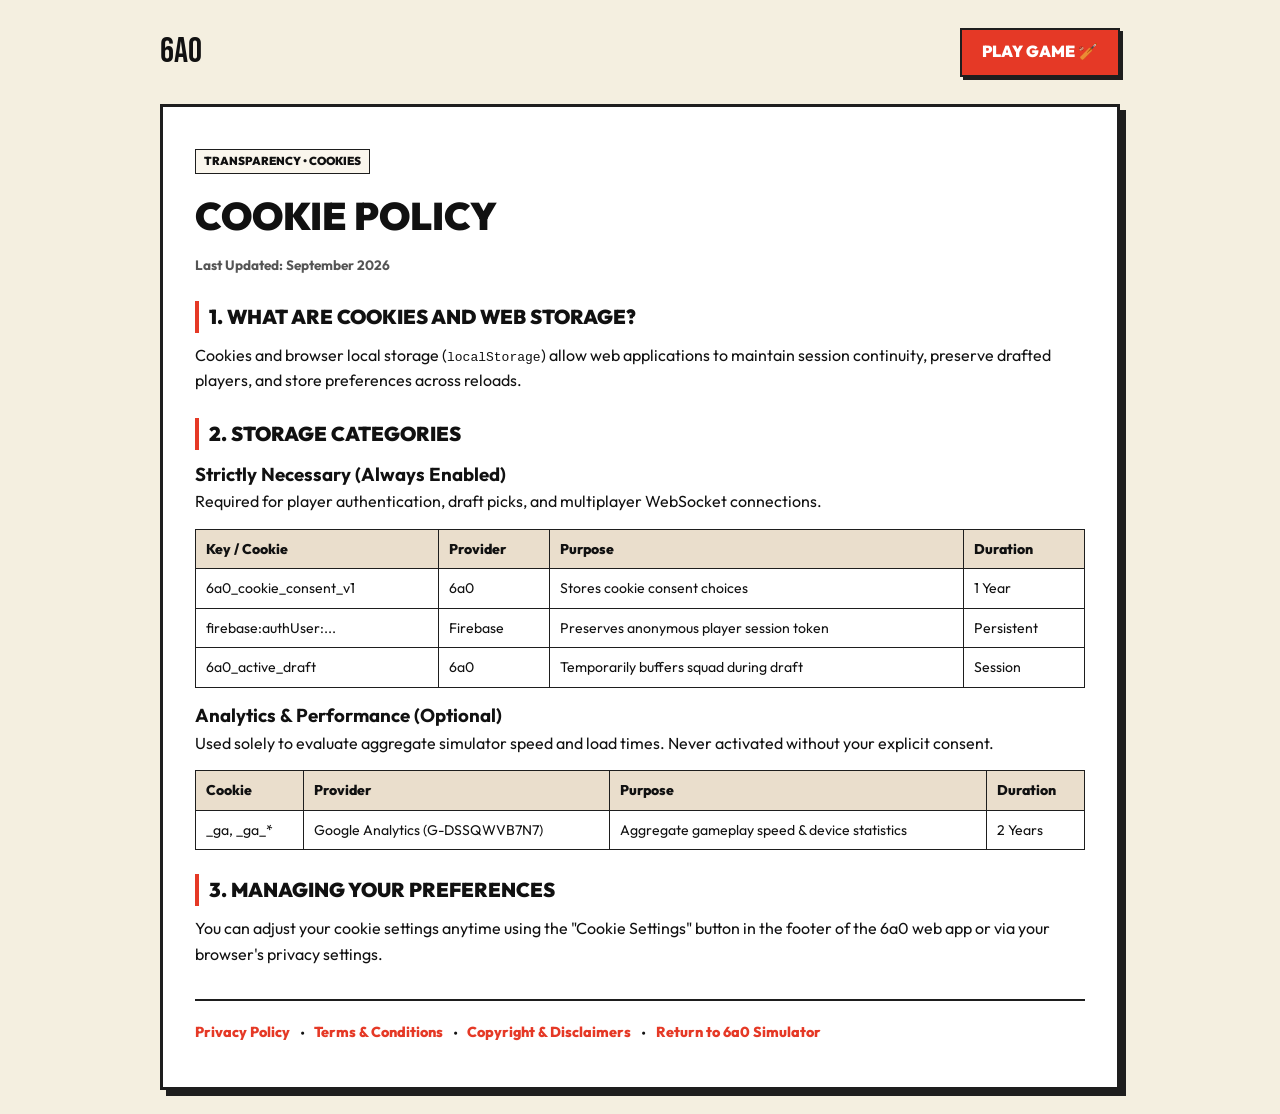
<file: public/cookie-policy.html>
<!DOCTYPE html>
<html lang="en">
<head>
  <meta charset="UTF-8">
  <meta name="viewport" content="width=device-width, initial-scale=1.0">
  <title>Cookie Policy — 6a0 Cricket Simulator</title>
  <meta name="description" content="Cookie and local storage policy for 6a0 Cricket Simulator. Learn about essential vs analytics storage.">
  <link rel="canonical" href="https://6a0.vercel.app/cookie-policy.html">
  <link rel="icon" type="image/svg+xml" href="/favicon.svg">
  <link rel="preconnect" href="https://fonts.googleapis.com">
  <link rel="preconnect" href="https://fonts.gstatic.com" crossorigin>
  <link href="https://fonts.googleapis.com/css2?family=Bebas+Neue&family=Outfit:wght@400;600;700;900&family=JetBrains+Mono:wght@500;700&display=swap" rel="stylesheet">
  <style>
    :root {
      --bg-cream: #F4EFE0;
      --bg-card: #FFFFFF;
      --border-dark: #1E1E1E;
      --primary-coral: #E53926;
      --text-gold: #6C4E05;
      --chalk-black: #111111;
      --font-sans: 'Outfit', sans-serif;
      --font-mono: 'JetBrains Mono', monospace;
    }
    * { box-sizing: border-box; margin: 0; padding: 0; border-radius: 0 !important; }
    body { background: var(--bg-cream); color: var(--chalk-black); font-family: var(--font-sans); line-height: 1.6; padding: 1.5rem; }
    header.site-header { max-width: 960px; margin: 0 auto 1.5rem auto; display: flex; justify-content: space-between; align-items: center; }
    .logo { font-family: 'Bebas Neue', cursive; font-size: 2.2rem; color: #111; text-decoration: none; }
    .logo span { color: var(--primary-coral); }
    .card { max-width: 960px; margin: 0 auto; background: var(--bg-card); border: 3px solid var(--border-dark); box-shadow: 6px 6px 0px var(--border-dark); padding: 2.5rem 2rem; }
    h1 { font-size: 2.4rem; font-weight: 900; text-transform: uppercase; margin-bottom: 0.5rem; }
    h2 { font-size: 1.25rem; font-weight: 900; text-transform: uppercase; margin-top: 1.5rem; margin-bottom: 0.6rem; border-left: 4px solid var(--primary-coral); padding-left: 0.6rem; }
    p, ul, table { margin-bottom: 0.85rem; }
    table { width: 100%; border-collapse: collapse; margin-top: 0.75rem; font-size: 0.88rem; }
    th, td { border: 1.5px solid #1E1E1E; padding: 8px 10px; text-align: left; }
    th { background: #EADECC; font-weight: 800; }
    .badge { display: inline-block; font-size: 0.72rem; font-weight: 900; text-transform: uppercase; background: #FAF6ED; border: 1.5px solid #1E1E1E; padding: 2px 8px; margin-bottom: 0.75rem; }
    .btn { display: inline-flex; align-items: center; padding: 0.6rem 1.25rem; background: var(--primary-coral); color: #FFF; font-weight: 900; text-transform: uppercase; text-decoration: none; border: 2px solid #1E1E1E; box-shadow: 3px 3px 0px #1E1E1E; }
    .btn:hover { background: #C82D1D; }
    .nav-links { display: flex; gap: 0.6rem; flex-wrap: wrap; margin-top: 2rem; padding-top: 1.25rem; border-top: 2px solid #1E1E1E; }
    .nav-links a { color: var(--primary-coral); font-weight: 800; text-decoration: none; font-size: 0.9rem; }
    .nav-links a:hover { text-decoration: underline; }
  </style>
</head>
<body>
  <header class="site-header">
    <a href="/" class="logo">6a0</a>
    <a href="/" class="btn">Play Game 🏏</a>
  </header>
  <main class="card">
    <span class="badge">Transparency &bull; Cookies</span>
    <h1>Cookie Policy</h1>
    <div style="font-size:0.85rem; color:#555; margin-bottom:1.5rem; font-weight:700;">Last Updated: September 2026</div>

    <h2>1. What Are Cookies and Web Storage?</h2>
    <p>Cookies and browser local storage (<code>localStorage</code>) allow web applications to maintain session continuity, preserve drafted players, and store preferences across reloads.</p>

    <h2>2. Storage Categories</h2>
    <h3>Strictly Necessary (Always Enabled)</h3>
    <p>Required for player authentication, draft picks, and multiplayer WebSocket connections.</p>
    <table>
      <thead>
        <tr><th>Key / Cookie</th><th>Provider</th><th>Purpose</th><th>Duration</th></tr>
      </thead>
      <tbody>
        <tr><td>6a0_cookie_consent_v1</td><td>6a0</td><td>Stores cookie consent choices</td><td>1 Year</td></tr>
        <tr><td>firebase:authUser:...</td><td>Firebase</td><td>Preserves anonymous player session token</td><td>Persistent</td></tr>
        <tr><td>6a0_active_draft</td><td>6a0</td><td>Temporarily buffers squad during draft</td><td>Session</td></tr>
      </tbody>
    </table>

    <h3>Analytics & Performance (Optional)</h3>
    <p>Used solely to evaluate aggregate simulator speed and load times. Never activated without your explicit consent.</p>
    <table>
      <thead>
        <tr><th>Cookie</th><th>Provider</th><th>Purpose</th><th>Duration</th></tr>
      </thead>
      <tbody>
        <tr><td>_ga, _ga_*</td><td>Google Analytics (G-DSSQWVB7N7)</td><td>Aggregate gameplay speed & device statistics</td><td>2 Years</td></tr>
      </tbody>
    </table>

    <h2>3. Managing Your Preferences</h2>
    <p>You can adjust your cookie settings anytime using the "Cookie Settings" button in the footer of the 6a0 web app or via your browser's privacy settings.</p>

    <div class="nav-links">
      <a href="/#/privacy">Privacy Policy</a> &bull;
      <a href="/#/terms">Terms & Conditions</a> &bull;
      <a href="/#/copyright">Copyright & Disclaimers</a> &bull;
      <a href="/">Return to 6a0 Simulator</a>
    </div>
  </main>
</body>
</html>
</file>
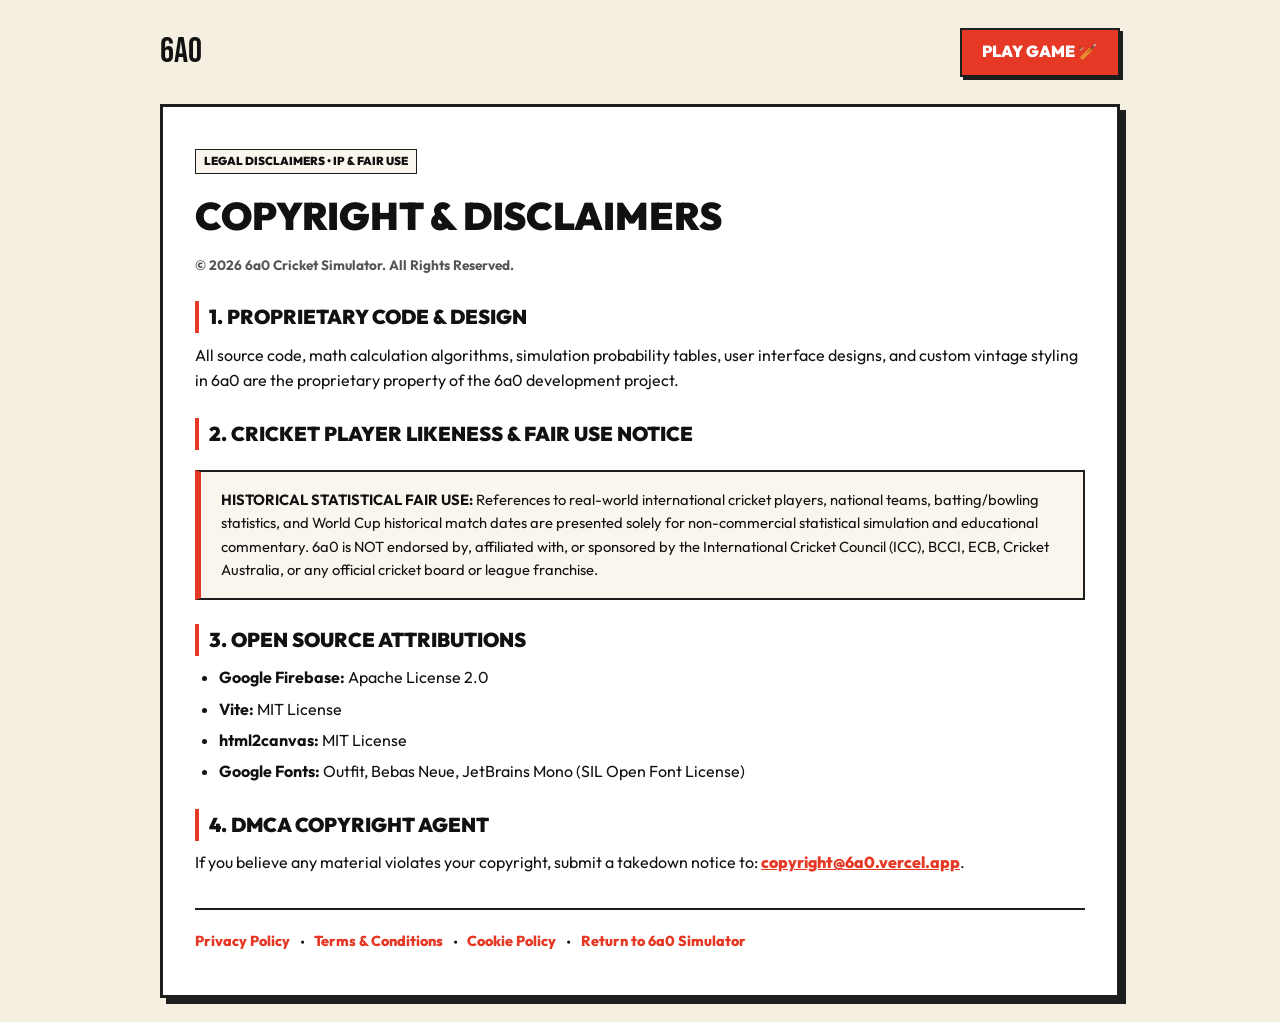
<file: public/copyright.html>
<!DOCTYPE html>
<html lang="en">
<head>
  <meta charset="UTF-8">
  <meta name="viewport" content="width=device-width, initial-scale=1.0">
  <title>Copyright & Fair Use — 6a0 Cricket Simulator</title>
  <meta name="description" content="Copyright notice, cricket player likeness nominative fair use disclaimer, and open source attributions for 6a0.">
  <link rel="canonical" href="https://6a0.vercel.app/copyright.html">
  <link rel="icon" type="image/svg+xml" href="/favicon.svg">
  <link rel="preconnect" href="https://fonts.googleapis.com">
  <link rel="preconnect" href="https://fonts.gstatic.com" crossorigin>
  <link href="https://fonts.googleapis.com/css2?family=Bebas+Neue&family=Outfit:wght@400;600;700;900&family=JetBrains+Mono:wght@500;700&display=swap" rel="stylesheet">
  <style>
    :root {
      --bg-cream: #F4EFE0;
      --bg-card: #FFFFFF;
      --border-dark: #1E1E1E;
      --primary-coral: #E53926;
      --text-gold: #6C4E05;
      --chalk-black: #111111;
      --font-sans: 'Outfit', sans-serif;
    }
    * { box-sizing: border-box; margin: 0; padding: 0; border-radius: 0 !important; }
    body { background: var(--bg-cream); color: var(--chalk-black); font-family: var(--font-sans); line-height: 1.6; padding: 1.5rem; }
    header.site-header { max-width: 960px; margin: 0 auto 1.5rem auto; display: flex; justify-content: space-between; align-items: center; }
    .logo { font-family: 'Bebas Neue', cursive; font-size: 2.2rem; color: #111; text-decoration: none; }
    .logo span { color: var(--primary-coral); }
    .card { max-width: 960px; margin: 0 auto; background: var(--bg-card); border: 3px solid var(--border-dark); box-shadow: 6px 6px 0px var(--border-dark); padding: 2.5rem 2rem; }
    h1 { font-size: 2.4rem; font-weight: 900; text-transform: uppercase; margin-bottom: 0.5rem; }
    h2 { font-size: 1.25rem; font-weight: 900; text-transform: uppercase; margin-top: 1.5rem; margin-bottom: 0.6rem; border-left: 4px solid var(--primary-coral); padding-left: 0.6rem; }
    p, ul, ol { margin-bottom: 0.85rem; }
    ul, ol { padding-left: 1.5rem; }
    li { margin-bottom: 0.35rem; }
    .badge { display: inline-block; font-size: 0.72rem; font-weight: 900; text-transform: uppercase; background: #FAF6ED; border: 1.5px solid #1E1E1E; padding: 2px 8px; margin-bottom: 0.75rem; }
    .callout { background: #FAF6ED; border: 2px solid #1E1E1E; border-left: 6px solid var(--primary-coral); padding: 1rem 1.25rem; margin: 1.25rem 0; font-size: 0.92rem; }
    .btn { display: inline-flex; align-items: center; padding: 0.6rem 1.25rem; background: var(--primary-coral); color: #FFF; font-weight: 900; text-transform: uppercase; text-decoration: none; border: 2px solid #1E1E1E; box-shadow: 3px 3px 0px #1E1E1E; }
    .btn:hover { background: #C82D1D; }
    .nav-links { display: flex; gap: 0.6rem; flex-wrap: wrap; margin-top: 2rem; padding-top: 1.25rem; border-top: 2px solid #1E1E1E; }
    .nav-links a { color: var(--primary-coral); font-weight: 800; text-decoration: none; font-size: 0.9rem; }
    .nav-links a:hover { text-decoration: underline; }
  </style>
</head>
<body>
  <header class="site-header">
    <a href="/" class="logo">6a0</a>
    <a href="/" class="btn">Play Game 🏏</a>
  </header>
  <main class="card">
    <span class="badge">Legal Disclaimers &bull; IP & Fair Use</span>
    <h1>Copyright & Disclaimers</h1>
    <div style="font-size:0.85rem; color:#555; margin-bottom:1.5rem; font-weight:700;">&copy; 2026 6a0 Cricket Simulator. All Rights Reserved.</div>

    <h2>1. Proprietary Code & Design</h2>
    <p>All source code, math calculation algorithms, simulation probability tables, user interface designs, and custom vintage styling in 6a0 are the proprietary property of the 6a0 development project.</p>

    <h2>2. Cricket Player Likeness & Fair Use Notice</h2>
    <div class="callout">
      <strong>HISTORICAL STATISTICAL FAIR USE:</strong> References to real-world international cricket players, national teams, batting/bowling statistics, and World Cup historical match dates are presented solely for non-commercial statistical simulation and educational commentary. 6a0 is NOT endorsed by, affiliated with, or sponsored by the International Cricket Council (ICC), BCCI, ECB, Cricket Australia, or any official cricket board or league franchise.
    </div>

    <h2>3. Open Source Attributions</h2>
    <ul>
      <li><strong>Google Firebase:</strong> Apache License 2.0</li>
      <li><strong>Vite:</strong> MIT License</li>
      <li><strong>html2canvas:</strong> MIT License</li>
      <li><strong>Google Fonts:</strong> Outfit, Bebas Neue, JetBrains Mono (SIL Open Font License)</li>
    </ul>

    <h2>4. DMCA Copyright Agent</h2>
    <p>If you believe any material violates your copyright, submit a takedown notice to: <a href="mailto:copyright@6a0.vercel.app" style="color:var(--primary-coral); font-weight:800;">copyright@6a0.vercel.app</a>.</p>

    <div class="nav-links">
      <a href="/#/privacy">Privacy Policy</a> &bull;
      <a href="/#/terms">Terms & Conditions</a> &bull;
      <a href="/#/cookie-policy">Cookie Policy</a> &bull;
      <a href="/">Return to 6a0 Simulator</a>
    </div>
  </main>
</body>
</html>
</file>
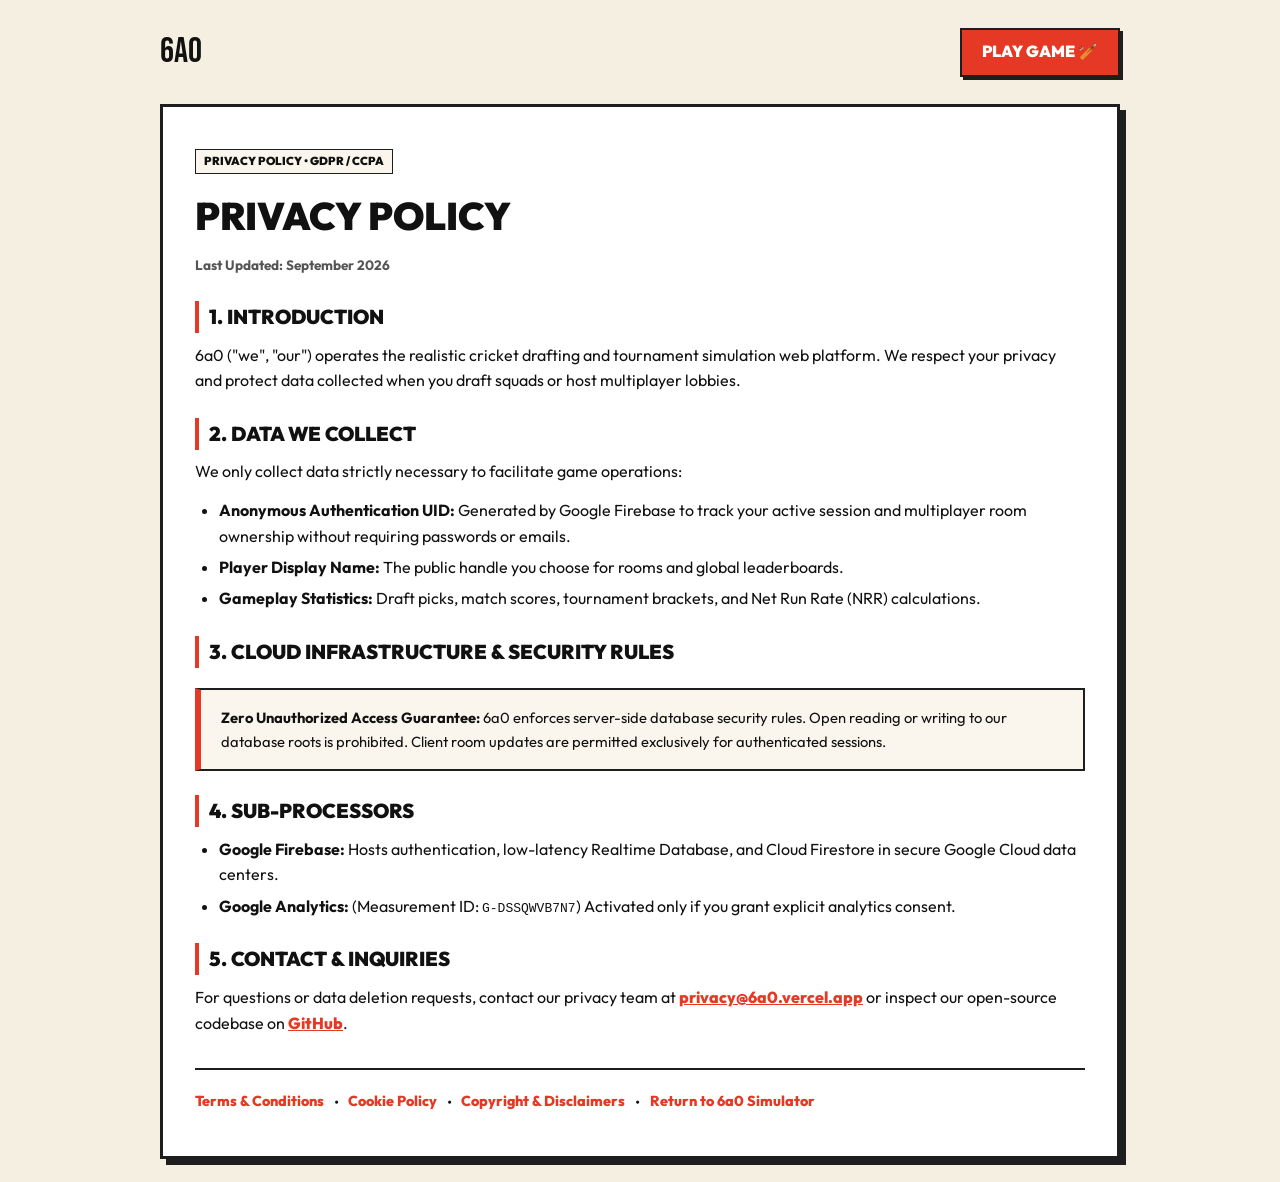
<file: public/privacy.html>
<!DOCTYPE html>
<html lang="en">
<head>
  <meta charset="UTF-8">
  <meta name="viewport" content="width=device-width, initial-scale=1.0">
  <title>Privacy Policy — 6a0 Cricket Simulator</title>
  <meta name="description" content="6a0 Privacy Policy detailing data collection, anonymous sessions, Firebase cloud services, and GDPR compliance.">
  <link rel="canonical" href="https://6a0.vercel.app/privacy.html">
  <link rel="icon" type="image/svg+xml" href="/favicon.svg">
  <link rel="preconnect" href="https://fonts.googleapis.com">
  <link rel="preconnect" href="https://fonts.gstatic.com" crossorigin>
  <link href="https://fonts.googleapis.com/css2?family=Bebas+Neue&family=Outfit:wght@400;600;700;900&family=JetBrains+Mono:wght@500;700&display=swap" rel="stylesheet">
  <style>
    :root {
      --bg-cream: #F4EFE0;
      --bg-card: #FFFFFF;
      --border-dark: #1E1E1E;
      --primary-coral: #E53926;
      --text-gold: #6C4E05;
      --chalk-black: #111111;
      --font-sans: 'Outfit', sans-serif;
      --font-mono: 'JetBrains Mono', monospace;
    }
    * { box-sizing: border-box; margin: 0; padding: 0; border-radius: 0 !important; }
    body { background: var(--bg-cream); color: var(--chalk-black); font-family: var(--font-sans); line-height: 1.6; padding: 1.5rem; }
    header.site-header { max-width: 960px; margin: 0 auto 1.5rem auto; display: flex; justify-content: space-between; align-items: center; }
    .logo { font-family: 'Bebas Neue', cursive; font-size: 2.2rem; color: #111; text-decoration: none; }
    .logo span { color: var(--primary-coral); }
    .card { max-width: 960px; margin: 0 auto; background: var(--bg-card); border: 3px solid var(--border-dark); box-shadow: 6px 6px 0px var(--border-dark); padding: 2.5rem 2rem; }
    h1 { font-size: 2.4rem; font-weight: 900; text-transform: uppercase; margin-bottom: 0.5rem; }
    h2 { font-size: 1.25rem; font-weight: 900; text-transform: uppercase; margin-top: 1.5rem; margin-bottom: 0.6rem; border-left: 4px solid var(--primary-coral); padding-left: 0.6rem; }
    h3 { font-size: 1.05rem; font-weight: 900; color: var(--text-gold); margin-top: 1rem; margin-bottom: 0.35rem; }
    p, ul { margin-bottom: 0.85rem; }
    ul { padding-left: 1.5rem; }
    li { margin-bottom: 0.35rem; }
    .badge { display: inline-block; font-size: 0.72rem; font-weight: 900; text-transform: uppercase; background: #FAF6ED; border: 1.5px solid #1E1E1E; padding: 2px 8px; margin-bottom: 0.75rem; }
    .callout { background: #FAF6ED; border: 2px solid #1E1E1E; border-left: 6px solid var(--primary-coral); padding: 1rem 1.25rem; margin: 1.25rem 0; font-size: 0.92rem; }
    .btn { display: inline-flex; align-items: center; padding: 0.6rem 1.25rem; background: var(--primary-coral); color: #FFF; font-weight: 900; text-transform: uppercase; text-decoration: none; border: 2px solid #1E1E1E; box-shadow: 3px 3px 0px #1E1E1E; }
    .btn:hover { background: #C82D1D; }
    .nav-links { display: flex; gap: 0.6rem; flex-wrap: wrap; margin-top: 2rem; padding-top: 1.25rem; border-top: 2px solid #1E1E1E; }
    .nav-links a { color: var(--primary-coral); font-weight: 800; text-decoration: none; font-size: 0.9rem; }
    .nav-links a:hover { text-decoration: underline; }
  </style>
</head>
<body>
  <header class="site-header">
    <a href="/" class="logo">6a0</a>
    <a href="/" class="btn">Play Game 🏏</a>
  </header>
  <main class="card">
    <span class="badge">Privacy Policy &bull; GDPR / CCPA</span>
    <h1>Privacy Policy</h1>
    <div style="font-size:0.85rem; color:#555; margin-bottom:1.5rem; font-weight:700;">Last Updated: September 2026</div>

    <h2>1. Introduction</h2>
    <p>6a0 ("we", "our") operates the realistic cricket drafting and tournament simulation web platform. We respect your privacy and protect data collected when you draft squads or host multiplayer lobbies.</p>

    <h2>2. Data We Collect</h2>
    <p>We only collect data strictly necessary to facilitate game operations:</p>
    <ul>
      <li><strong>Anonymous Authentication UID:</strong> Generated by Google Firebase to track your active session and multiplayer room ownership without requiring passwords or emails.</li>
      <li><strong>Player Display Name:</strong> The public handle you choose for rooms and global leaderboards.</li>
      <li><strong>Gameplay Statistics:</strong> Draft picks, match scores, tournament brackets, and Net Run Rate (NRR) calculations.</li>
    </ul>

    <h2>3. Cloud Infrastructure & Security Rules</h2>
    <div class="callout">
      <strong>Zero Unauthorized Access Guarantee:</strong> 6a0 enforces server-side database security rules. Open reading or writing to our database roots is prohibited. Client room updates are permitted exclusively for authenticated sessions.
    </div>

    <h2>4. Sub-Processors</h2>
    <ul>
      <li><strong>Google Firebase:</strong> Hosts authentication, low-latency Realtime Database, and Cloud Firestore in secure Google Cloud data centers.</li>
      <li><strong>Google Analytics:</strong> (Measurement ID: <code>G-DSSQWVB7N7</code>) Activated only if you grant explicit analytics consent.</li>
    </ul>

    <h2>5. Contact & Inquiries</h2>
    <p>For questions or data deletion requests, contact our privacy team at <a href="mailto:privacy@6a0.vercel.app" style="color:var(--primary-coral); font-weight:800;">privacy@6a0.vercel.app</a> or inspect our open-source codebase on <a href="https://github.com/AyushDubey23/6-0" target="_blank" rel="noopener noreferrer" style="color:var(--primary-coral); font-weight:800;">GitHub</a>.</p>

    <div class="nav-links">
      <a href="/#/terms">Terms & Conditions</a> &bull;
      <a href="/#/cookie-policy">Cookie Policy</a> &bull;
      <a href="/#/copyright">Copyright & Disclaimers</a> &bull;
      <a href="/">Return to 6a0 Simulator</a>
    </div>
  </main>
</body>
</html>
</file>
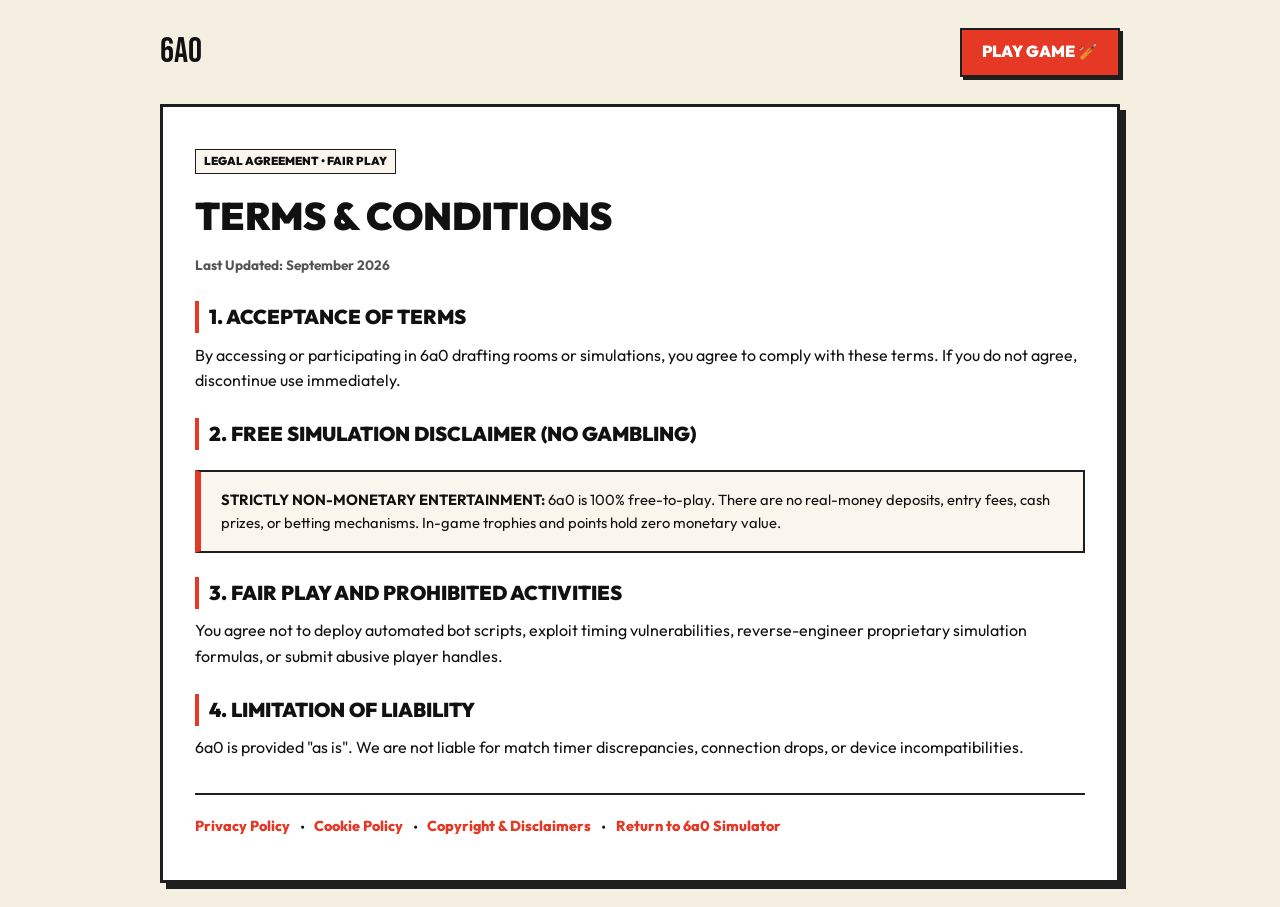
<file: public/terms.html>
<!DOCTYPE html>
<html lang="en">
<head>
  <meta charset="UTF-8">
  <meta name="viewport" content="width=device-width, initial-scale=1.0">
  <title>Terms & Conditions — 6a0 Cricket Simulator</title>
  <meta name="description" content="Terms of Service and Fair Play rules for 6a0 Cricket Draft & World Cup Simulator.">
  <link rel="canonical" href="https://6a0.vercel.app/terms.html">
  <link rel="icon" type="image/svg+xml" href="/favicon.svg">
  <link rel="preconnect" href="https://fonts.googleapis.com">
  <link rel="preconnect" href="https://fonts.gstatic.com" crossorigin>
  <link href="https://fonts.googleapis.com/css2?family=Bebas+Neue&family=Outfit:wght@400;600;700;900&family=JetBrains+Mono:wght@500;700&display=swap" rel="stylesheet">
  <style>
    :root {
      --bg-cream: #F4EFE0;
      --bg-card: #FFFFFF;
      --border-dark: #1E1E1E;
      --primary-coral: #E53926;
      --text-gold: #6C4E05;
      --chalk-black: #111111;
      --font-sans: 'Outfit', sans-serif;
      --font-mono: 'JetBrains Mono', monospace;
    }
    * { box-sizing: border-box; margin: 0; padding: 0; border-radius: 0 !important; }
    body { background: var(--bg-cream); color: var(--chalk-black); font-family: var(--font-sans); line-height: 1.6; padding: 1.5rem; }
    header.site-header { max-width: 960px; margin: 0 auto 1.5rem auto; display: flex; justify-content: space-between; align-items: center; }
    .logo { font-family: 'Bebas Neue', cursive; font-size: 2.2rem; color: #111; text-decoration: none; }
    .logo span { color: var(--primary-coral); }
    .card { max-width: 960px; margin: 0 auto; background: var(--bg-card); border: 3px solid var(--border-dark); box-shadow: 6px 6px 0px var(--border-dark); padding: 2.5rem 2rem; }
    h1 { font-size: 2.4rem; font-weight: 900; text-transform: uppercase; margin-bottom: 0.5rem; }
    h2 { font-size: 1.25rem; font-weight: 900; text-transform: uppercase; margin-top: 1.5rem; margin-bottom: 0.6rem; border-left: 4px solid var(--primary-coral); padding-left: 0.6rem; }
    p, ul { margin-bottom: 0.85rem; }
    ul { padding-left: 1.5rem; }
    li { margin-bottom: 0.35rem; }
    .badge { display: inline-block; font-size: 0.72rem; font-weight: 900; text-transform: uppercase; background: #FAF6ED; border: 1.5px solid #1E1E1E; padding: 2px 8px; margin-bottom: 0.75rem; }
    .callout { background: #FAF6ED; border: 2px solid #1E1E1E; border-left: 6px solid var(--primary-coral); padding: 1rem 1.25rem; margin: 1.25rem 0; font-size: 0.92rem; }
    .btn { display: inline-flex; align-items: center; padding: 0.6rem 1.25rem; background: var(--primary-coral); color: #FFF; font-weight: 900; text-transform: uppercase; text-decoration: none; border: 2px solid #1E1E1E; box-shadow: 3px 3px 0px #1E1E1E; }
    .btn:hover { background: #C82D1D; }
    .nav-links { display: flex; gap: 0.6rem; flex-wrap: wrap; margin-top: 2rem; padding-top: 1.25rem; border-top: 2px solid #1E1E1E; }
    .nav-links a { color: var(--primary-coral); font-weight: 800; text-decoration: none; font-size: 0.9rem; }
    .nav-links a:hover { text-decoration: underline; }
  </style>
</head>
<body>
  <header class="site-header">
    <a href="/" class="logo">6a0</a>
    <a href="/" class="btn">Play Game 🏏</a>
  </header>
  <main class="card">
    <span class="badge">Legal Agreement &bull; Fair Play</span>
    <h1>Terms & Conditions</h1>
    <div style="font-size:0.85rem; color:#555; margin-bottom:1.5rem; font-weight:700;">Last Updated: September 2026</div>

    <h2>1. Acceptance of Terms</h2>
    <p>By accessing or participating in 6a0 drafting rooms or simulations, you agree to comply with these terms. If you do not agree, discontinue use immediately.</p>

    <h2>2. Free Simulation Disclaimer (No Gambling)</h2>
    <div class="callout">
      <strong>STRICTLY NON-MONETARY ENTERTAINMENT:</strong> 6a0 is 100% free-to-play. There are no real-money deposits, entry fees, cash prizes, or betting mechanisms. In-game trophies and points hold zero monetary value.
    </div>

    <h2>3. Fair Play and Prohibited Activities</h2>
    <p>You agree not to deploy automated bot scripts, exploit timing vulnerabilities, reverse-engineer proprietary simulation formulas, or submit abusive player handles.</p>

    <h2>4. Limitation of Liability</h2>
    <p>6a0 is provided "as is". We are not liable for match timer discrepancies, connection drops, or device incompatibilities.</p>

    <div class="nav-links">
      <a href="/#/privacy">Privacy Policy</a> &bull;
      <a href="/#/cookie-policy">Cookie Policy</a> &bull;
      <a href="/#/copyright">Copyright & Disclaimers</a> &bull;
      <a href="/">Return to 6a0 Simulator</a>
    </div>
  </main>
</body>
</html>
</file>
